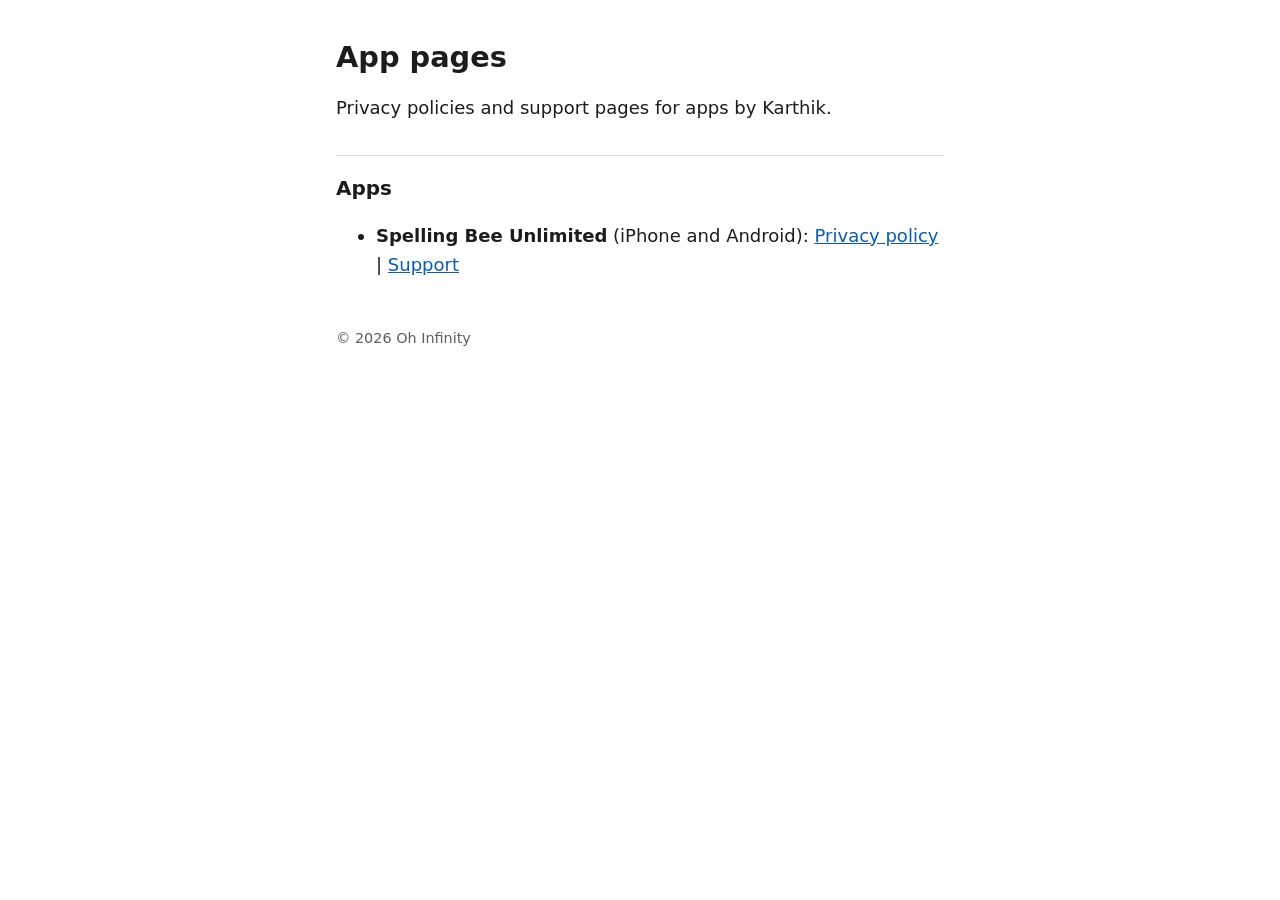
<file: index.html>
<!doctype html>
<html lang="en">
<head>
<meta charset="utf-8">
<meta name="viewport" content="width=device-width, initial-scale=1">
<title>App pages</title>
<link rel="stylesheet" href="style.css">
</head>
<body>
<main>
<h1>App pages</h1>
<p>Privacy policies and support pages for apps by Karthik.</p>
<h2>Apps</h2>
<ul>
<li><strong>Spelling Bee Unlimited</strong> (iPhone and Android):
<a href="spelling-bee/privacy/">Privacy policy</a> |
<a href="spelling-bee/support/">Support</a></li>
</ul>
<footer>
<p>&copy; 2026 Oh Infinity</p>
</footer>
</main>
</body>
</html>
</file>
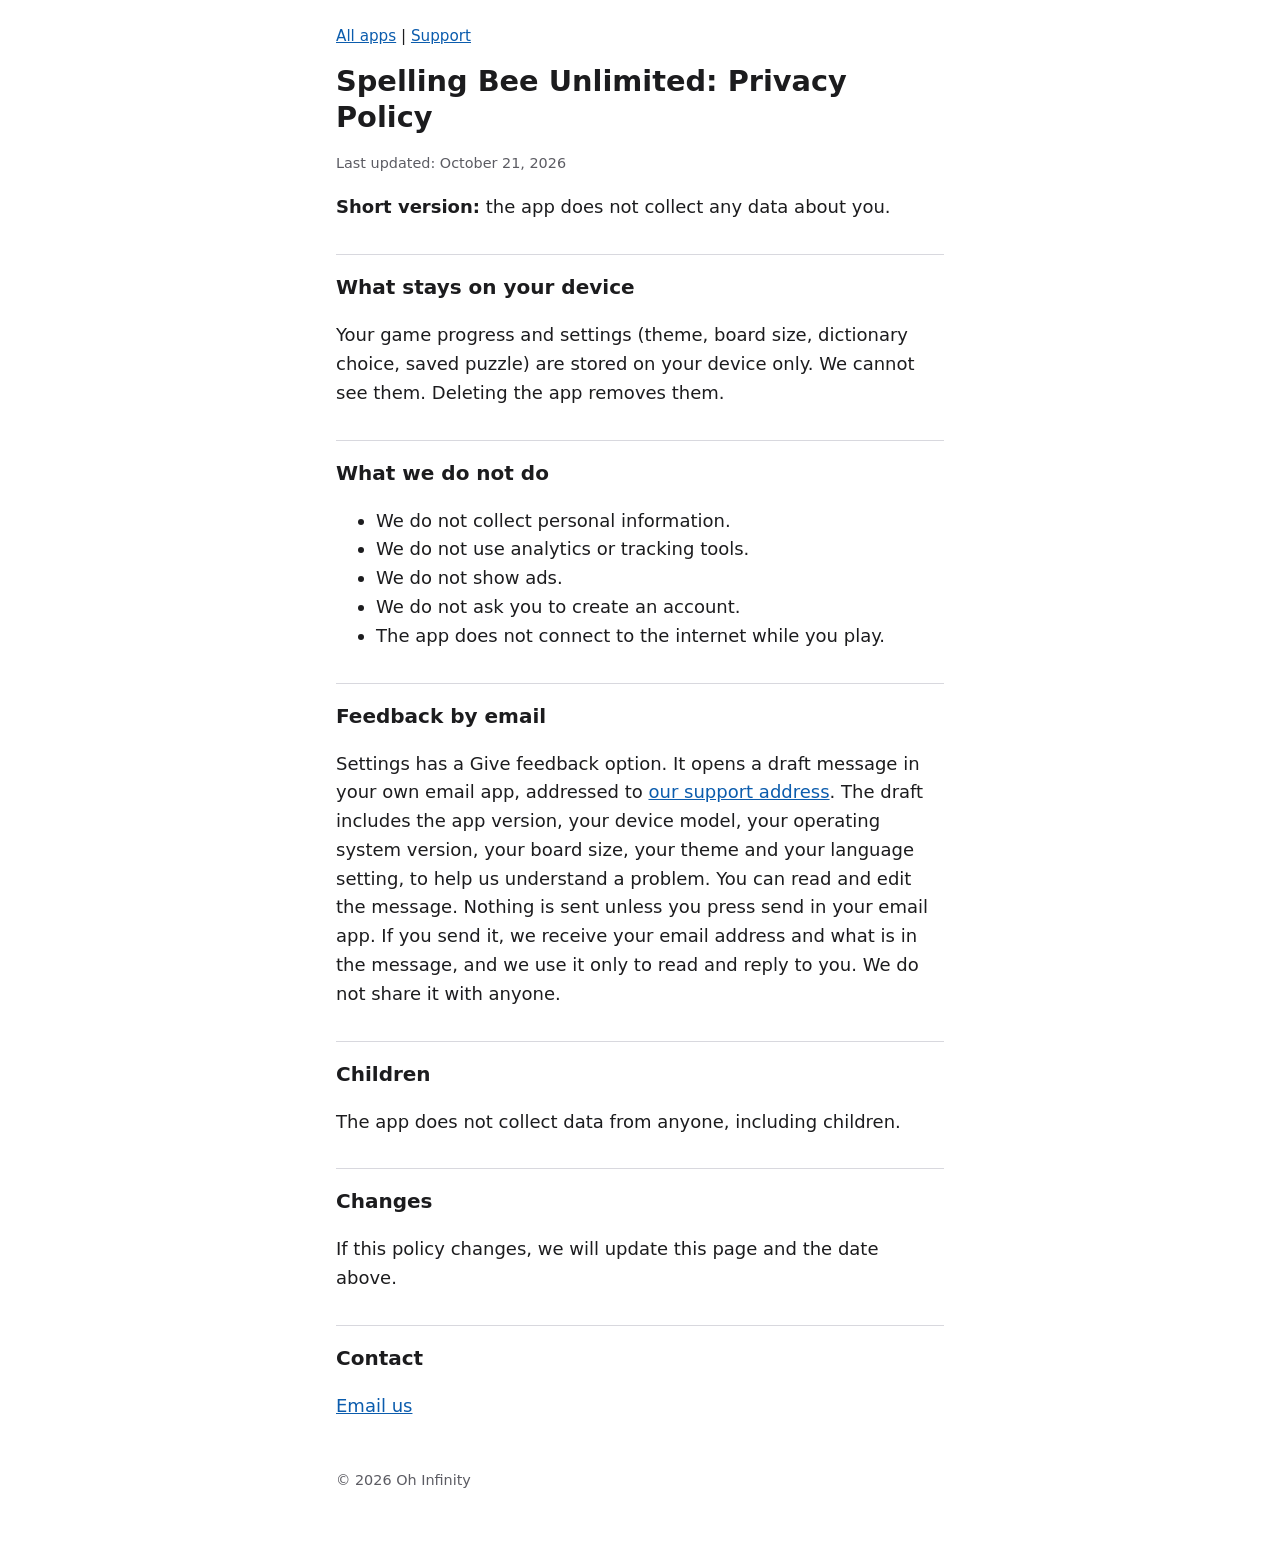
<file: spelling-bee/privacy/index.html>
<!doctype html>
<html lang="en">
<head>
<meta charset="utf-8">
<meta name="viewport" content="width=device-width, initial-scale=1">
<title>Spelling Bee Unlimited: Privacy Policy</title>
<link rel="stylesheet" href="../../style.css">
</head>
<body>
<main>
<nav><a href="../../">All apps</a> | <a href="../support/">Support</a></nav>
<h1>Spelling Bee Unlimited: Privacy Policy</h1>
<p class="muted">Last updated: October 21, 2026</p>
<p><strong>Short version:</strong> the app does not collect any data about you.</p>
<h2>What stays on your device</h2>
<p>Your game progress and settings (theme, board size, dictionary choice, saved puzzle) are stored on your device only. We cannot see them. Deleting the app removes them.</p>
<h2>What we do not do</h2>
<ul>
<li>We do not collect personal information.</li>
<li>We do not use analytics or tracking tools.</li>
<li>We do not show ads.</li>
<li>We do not ask you to create an account.</li>
<li>The app does not connect to the internet while you play.</li>
</ul>
<h2>Feedback by email</h2>
<p>Settings has a Give feedback option. It opens a draft message in your own email app, addressed to <a href="mailto:kraj.console+spellingbee@gmail.com">our support address</a>. The draft includes the app version, your device model, your operating system version, your board size, your theme and your language setting, to help us understand a problem. You can read and edit the message. Nothing is sent unless you press send in your email app. If you send it, we receive your email address and what is in the message, and we use it only to read and reply to you. We do not share it with anyone.</p>
<h2>Children</h2>
<p>The app does not collect data from anyone, including children.</p>
<h2>Changes</h2>
<p>If this policy changes, we will update this page and the date above.</p>
<h2>Contact</h2>
<p><a href="mailto:kraj.console+spellingbee@gmail.com">Email us</a></p>
<footer>
<p>&copy; 2026 Oh Infinity</p>
</footer>
</main>
</body>
</html>
</file>
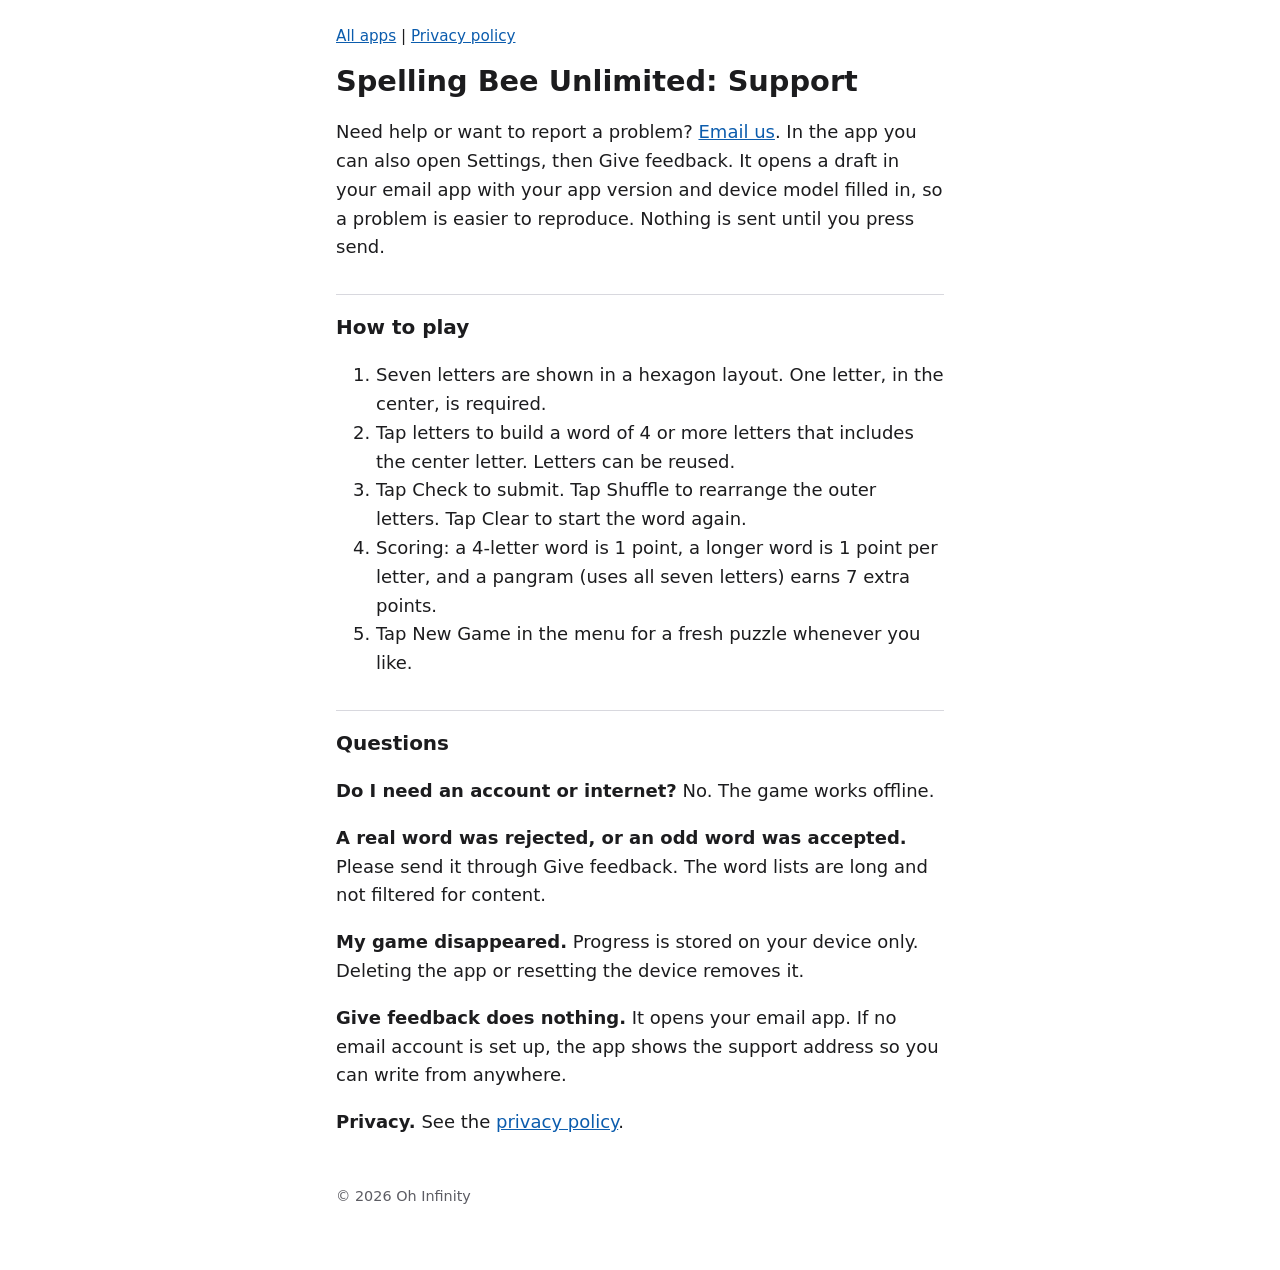
<file: spelling-bee/support/index.html>
<!doctype html>
<html lang="en">
<head>
<meta charset="utf-8">
<meta name="viewport" content="width=device-width, initial-scale=1">
<title>Spelling Bee Unlimited: Support</title>
<link rel="stylesheet" href="../../style.css">
</head>
<body>
<main>
<nav><a href="../../">All apps</a> | <a href="../privacy/">Privacy policy</a></nav>
<h1>Spelling Bee Unlimited: Support</h1>
<p>Need help or want to report a problem? <a href="mailto:kraj.console+spellingbee@gmail.com">Email us</a>. In the app you can also open Settings, then Give feedback. It opens a draft in your email app with your app version and device model filled in, so a problem is easier to reproduce. Nothing is sent until you press send.</p>
<h2>How to play</h2>
<ol>
<li>Seven letters are shown in a hexagon layout. One letter, in the center, is required.</li>
<li>Tap letters to build a word of 4 or more letters that includes the center letter. Letters can be reused.</li>
<li>Tap Check to submit. Tap Shuffle to rearrange the outer letters. Tap Clear to start the word again.</li>
<li>Scoring: a 4-letter word is 1 point, a longer word is 1 point per letter, and a pangram (uses all seven letters) earns 7 extra points.</li>
<li>Tap New Game in the menu for a fresh puzzle whenever you like.</li>
</ol>
<h2>Questions</h2>
<p><strong>Do I need an account or internet?</strong> No. The game works offline.</p>
<p><strong>A real word was rejected, or an odd word was accepted.</strong> Please send it through Give feedback. The word lists are long and not filtered for content.</p>
<p><strong>My game disappeared.</strong> Progress is stored on your device only. Deleting the app or resetting the device removes it.</p>
<p><strong>Give feedback does nothing.</strong> It opens your email app. If no email account is set up, the app shows the support address so you can write from anywhere.</p>
<p><strong>Privacy.</strong> See the <a href="../privacy/">privacy policy</a>.</p>
<footer>
<p>&copy; 2026 Oh Infinity</p>
</footer>
</main>
</body>
</html>
</file>
<file: style.css>
:root{--bg:#fff;--fg:#1c1c1e;--muted:#5c5c63;--link:#0b5cad;--rule:#d8d8de}
@media (prefers-color-scheme:dark){:root{--bg:#121214;--fg:#ececf0;--muted:#a0a0aa;--link:#7db8ff;--rule:#34343a}}
*{box-sizing:border-box}
body{margin:0;background:var(--bg);color:var(--fg);font:18px/1.6 system-ui,-apple-system,"Segoe UI",Roboto,sans-serif}
main{max-width:40rem;margin:0 auto;padding:1.5rem 1rem 3rem}
h1{font-size:1.8rem;line-height:1.25;margin:1rem 0}
h2{font-size:1.25rem;margin:2rem 0 .5rem;border-top:1px solid var(--rule);padding-top:1rem}
a{color:var(--link)}
p,li{overflow-wrap:anywhere}
.muted{color:var(--muted);font-size:.9rem}
nav{font-size:.95rem}
footer{margin-top:3rem;color:var(--muted);font-size:.9rem}
</file>
